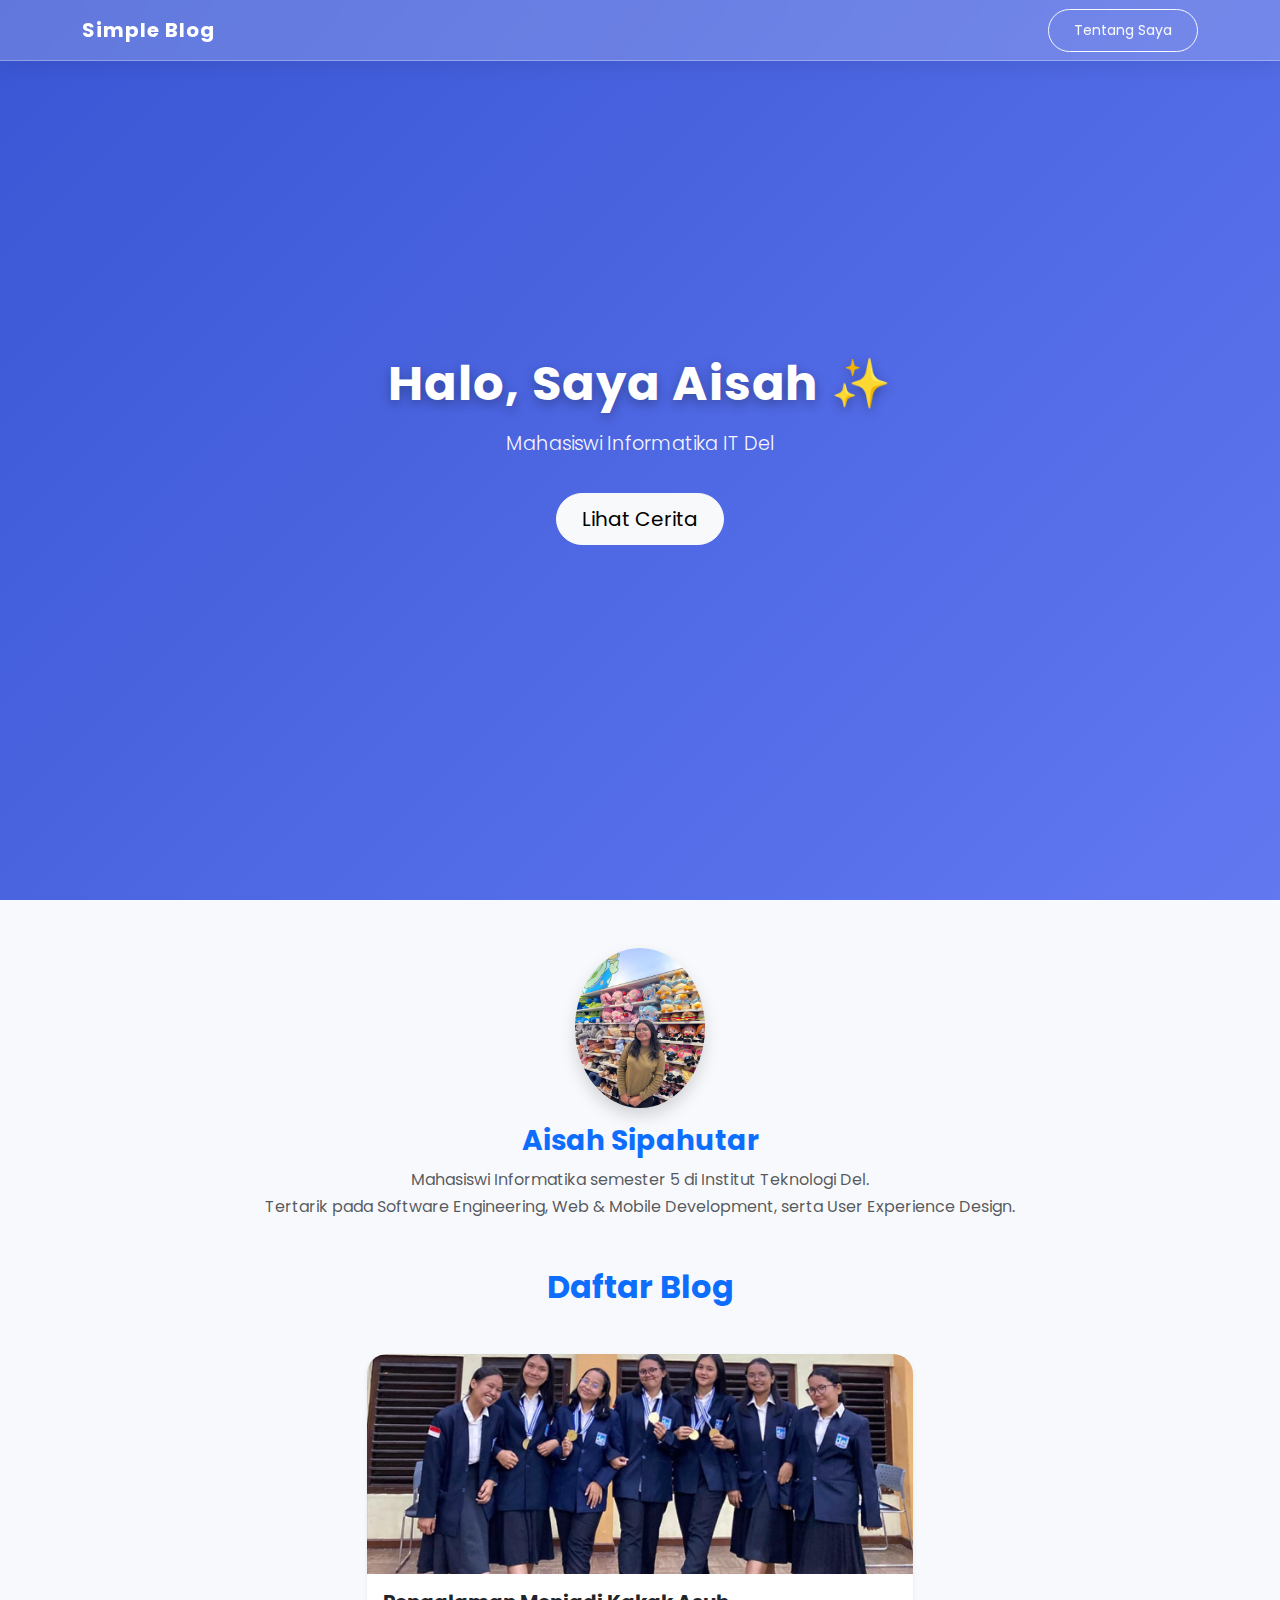
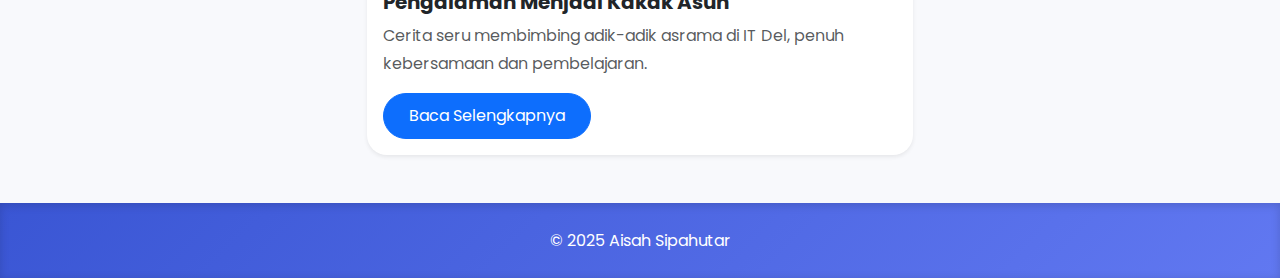
<file: index.html>
<!DOCTYPE html>
<html lang="id">
<head>
  <meta charset="UTF-8">
  <meta name="viewport" content="width=device-width, initial-scale=1.0">
  <title>Simple Blog - Aisah Sipahutar</title>
  <link href="https://cdn.jsdelivr.net/npm/bootstrap@5.3.3/dist/css/bootstrap.min.css" rel="stylesheet">
  <link rel="stylesheet" href="custom.css">
</head>
<body>
  <!-- Navbar -->
  <nav class="navbar navbar-expand-lg fixed-top glass-nav">
    <div class="container">
      <a class="navbar-brand fw-bold text-white" href="index.html">Simple Blog</a>
      <div>
        <a class="btn btn-outline-light btn-sm" href="about.html">Tentang Saya</a>
      </div>
    </div>
  </nav>

  <!-- Hero -->
  <header class="hero d-flex align-items-center text-center text-white">
    <div class="container">
      <h1 class="fw-bold display-4">Halo, Saya Aisah ✨</h1>
      <p class="lead mt-3">Mahasiswi Informatika IT Del</p>
      <a href="#blogs" class="btn btn-light btn-lg mt-3">Lihat Cerita</a>
    </div>
  </header>

  <!-- Profil Singkat -->
  <section class="container text-center my-5">
    <img src="img/me.jpg" class="rounded-circle shadow mb-3" alt="Foto Aisah Sipahutar" width="130" height="160">
    <h3 class="fw-bold text-primary">Aisah Sipahutar</h3>
    <p class="text-muted">Mahasiswi Informatika semester 5 di Institut Teknologi Del.<br>
       Tertarik pada Software Engineering, Web & Mobile Development, serta User Experience Design.</p>
  </section>

  <!-- Blog List -->
  <main class="container my-5" id="blogs">
    <h2 class="fw-bold text-center text-primary mb-5">Daftar Blog</h2>
    <div class="row g-4 justify-content-center">
      <div class="col-md-8 col-lg-6">
        <div class="card blog-card shadow-sm">
          <img src="img/kasuh.jpg" class="card-img-top" alt="Dormitory">
          <div class="card-body">
            <h5 class="card-title">Pengalaman Menjadi Kakak Asuh</h5>
            <p class="card-text text-muted">Cerita seru membimbing adik-adik asrama di IT Del, penuh kebersamaan dan pembelajaran.</p>
            <a href="detail.html" class="btn btn-primary">Baca Selengkapnya</a>
          </div>
        </div>
      </div>
    </div>
  </main>

  <!-- Footer -->
  <footer class="footer py-4 text-center text-white">
    <p class="mb-0">© 2025 Aisah Sipahutar</p>
  </footer>
</body>
</html>
</file>
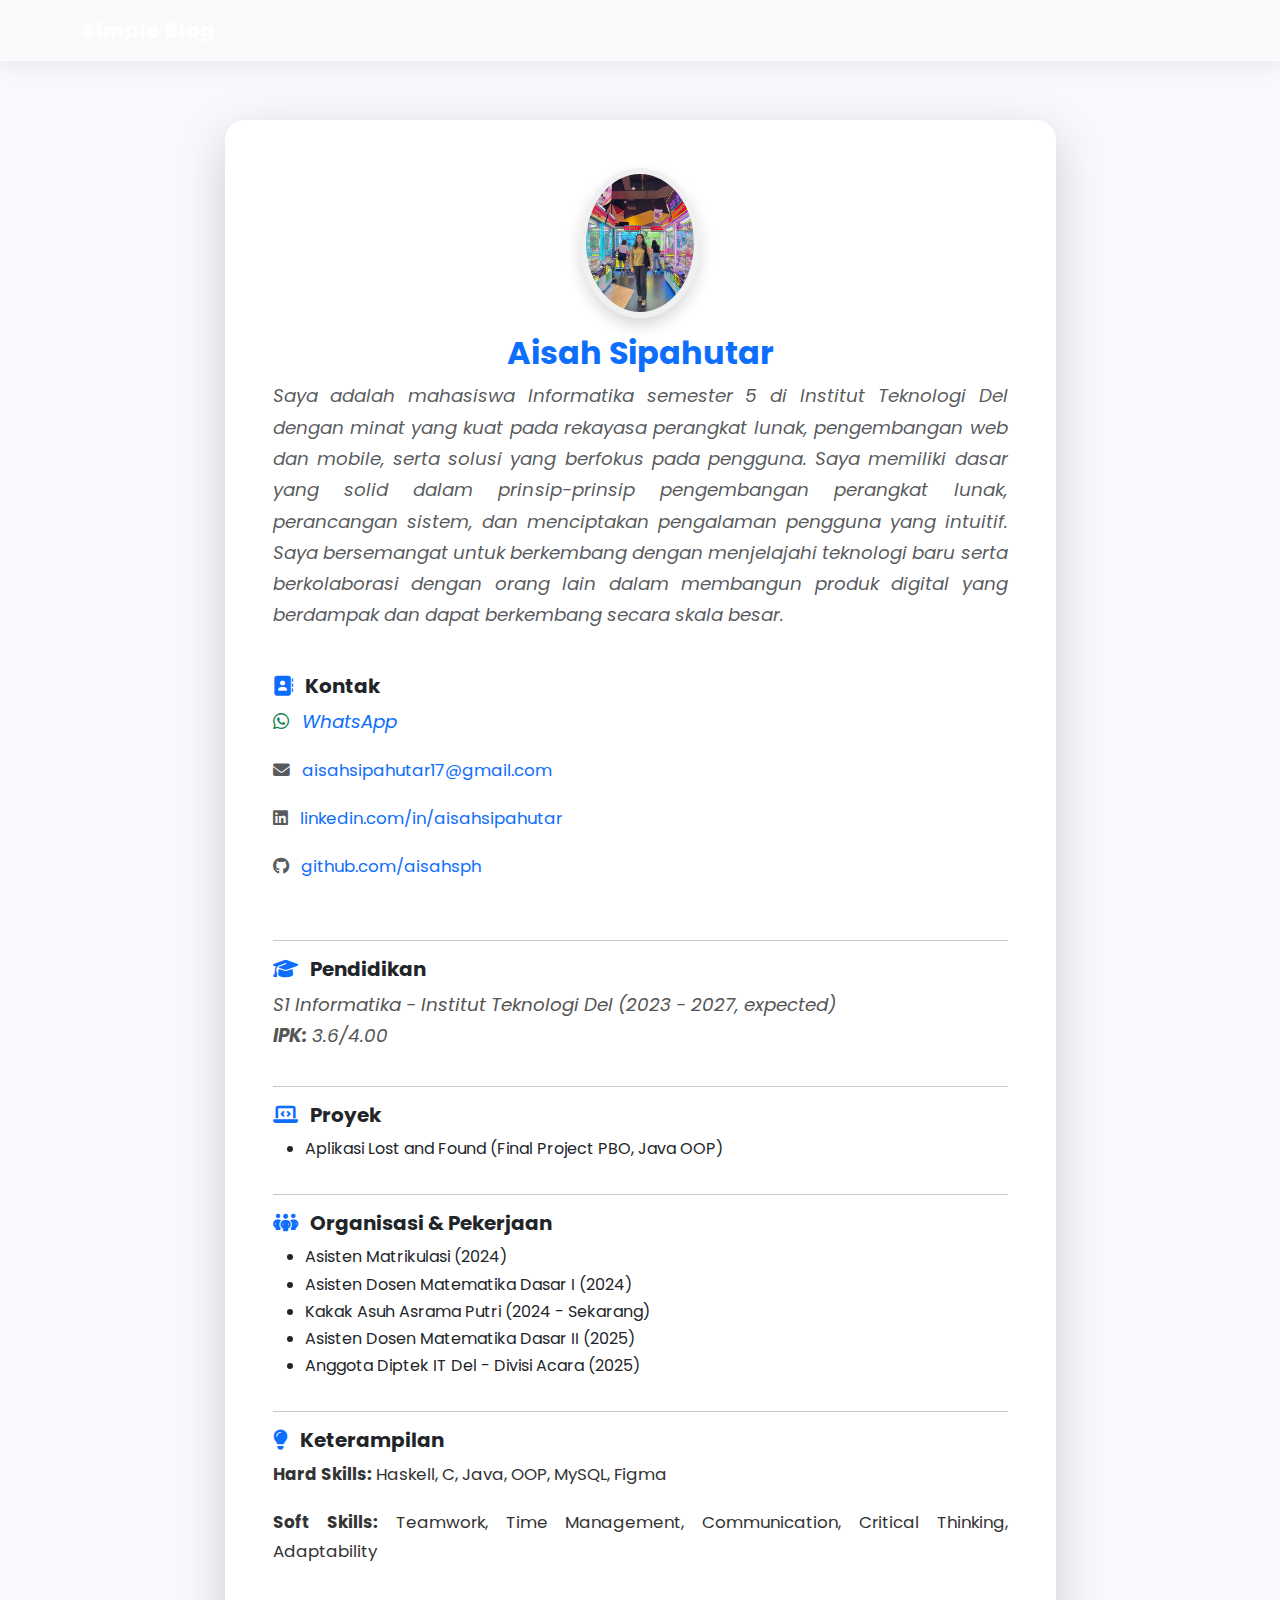
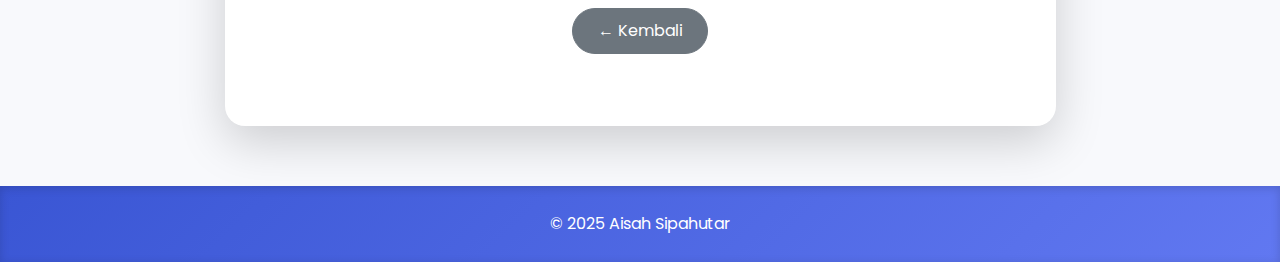
<file: about.html>
<!DOCTYPE html>
<html lang="id">
<head>
  <meta charset="UTF-8">
  <meta name="viewport" content="width=device-width, initial-scale=1.0">
  <title>Tentang Saya - Aisah Sipahutar</title>
  <link href="https://cdn.jsdelivr.net/npm/bootstrap@5.3.3/dist/css/bootstrap.min.css" rel="stylesheet">
  <link rel="stylesheet" href="custom.css">
  <link rel="stylesheet" href="https://cdnjs.cloudflare.com/ajax/libs/font-awesome/6.4.0/css/all.min.css">
</head>
<body>
  <!-- Navbar -->
  <nav class="navbar navbar-expand-lg fixed-top glass-nav">
    <div class="container">
      <a class="navbar-brand fw-bold text-white" href="index.html">Simple Blog</a>
    </div>
  </nav>

  <!-- Content -->
  <main class="container content-section">
    <div class="row justify-content-center">
      <div class="col-lg-9">
        <div class="card p-5 shadow-lg about-card">
          <!-- Foto Profil -->
          <div class="text-center mb-4">
            <img src="img/me1.jpg" class="rounded-circle shadow" alt="Aisah Sipahutar" width="120" height="150">
            <h2 class="fw-bold text-primary mt-3">Aisah Sipahutar</h2>
            <p class="text-muted">Saya adalah mahasiswa Informatika semester 5 di Institut Teknologi Del dengan 
                minat yang kuat pada rekayasa perangkat lunak, pengembangan web dan mobile, serta solusi yang 
                berfokus pada pengguna. Saya memiliki dasar yang solid dalam prinsip-prinsip pengembangan perangkat 
                lunak, perancangan sistem, dan menciptakan pengalaman pengguna yang intuitif. Saya bersemangat 
                untuk berkembang dengan menjelajahi teknologi baru serta berkolaborasi dengan orang lain dalam 
                membangun produk digital yang berdampak dan dapat berkembang secara skala besar.</p>
          </div>

          <!-- Kontak -->
          <div class="mb-4">
            <h5 class="fw-bold"><i class="fa-solid fa-address-book me-2 text-primary"></i> Kontak</h5>
  <p>
    <i class="fa-brands fa-whatsapp me-2 text-success"></i>
    <a href="https://wa.me/6282166164693" target="_blank">WhatsApp</a>
  </p>
<p>
  <i class="fa-solid fa-envelope me-2 text-muted"></i>
  <a href="mailto:aisahsipahutar17@gmail.com">aisahsipahutar17@gmail.com</a>
</p>

            <p><i class="fa-brands fa-linkedin me-2 text-muted"></i>
              <a href="https://www.linkedin.com/in/aisahsipahutar" target="_blank">linkedin.com/in/aisahsipahutar</a></p>
            <p><i class="fa-brands fa-github me-2 text-muted"></i>
              <a href="https://github.com/aisahsph" target="_blank">github.com/aisahsph</a></p>
          </div>

          <hr>

          <!-- Pendidikan -->
          <h5 class="fw-bold"><i class="fa-solid fa-graduation-cap me-2 text-primary"></i> Pendidikan</h5>
          <p>S1 Informatika - Institut Teknologi Del (2023 - 2027, expected)<br><strong>IPK:</strong> 3.6/4.00</p>

          <hr>

          <!-- Pengalaman Proyek -->
          <h5 class="fw-bold"><i class="fa-solid fa-laptop-code me-2 text-primary"></i> Proyek</h5>
          <ul>
            <li>Aplikasi Lost and Found (Final Project PBO, Java OOP)</li>
          </ul>

          <hr>

          <!-- Pengalaman Organisasi & Kerja -->
          <h5 class="fw-bold"><i class="fa-solid fa-people-group me-2 text-primary"></i> Organisasi & Pekerjaan</h5>
          <ul>
            <li>Asisten Matrikulasi (2024)</li>
            <li>Asisten Dosen Matematika Dasar I (2024)</li>
            <li>Kakak Asuh Asrama Putri (2024 - Sekarang)</li>
            <li>Asisten Dosen Matematika Dasar II (2025)</li>
            <li>Anggota Diptek IT Del - Divisi Acara (2025)</li>
          </ul>

          <hr>

          <!-- Skills -->
          <h5 class="fw-bold"><i class="fa-solid fa-lightbulb me-2 text-primary"></i> Keterampilan</h5>
          <p><strong>Hard Skills:</strong> Haskell, C, Java, OOP, MySQL, Figma</p>
          <p><strong>Soft Skills:</strong> Teamwork, Time Management, Communication, Critical Thinking, Adaptability</p>

          <!-- Tombol Kembali -->
          <div class="text-center mt-4">
      <a href="index.html" class="btn btn-secondary mb-4">← Kembali</a>
          </div>
        </div>
      </div>
    </div>
  </main>

  <!-- Footer -->
  <footer class="footer py-4 text-center text-white">
    <p class="mb-0">© 2025 Aisah Sipahutar</p>
  </footer>
</body>
</html>
</file>
<file: custom.css>
/* ==== GLOBAL ==== */
@import url('https://fonts.googleapis.com/css2?family=Poppins:wght@300;400;600;700&display=swap');

body {
  font-family: 'Poppins', sans-serif;
  background: #f8f9fc;
  color: #2c2c2c;
  line-height: 1.7;
}

h1, h2, h3, h4, h5 {
  font-weight: 700;
}

a {
  text-decoration: none;
  transition: all 0.3s ease-in-out;
}

a:hover {
  opacity: 0.85;
}

/* Animasi Fade-in */
.fade-in {
  animation: fadeIn 1s ease-in-out;
}
@keyframes fadeIn {
  from { opacity: 0; transform: translateY(15px); }
  to { opacity: 1; transform: translateY(0); }
}

/* ==== NAVBAR ==== */
.glass-nav {
  background: rgba(255, 255, 255, 0.2);
  backdrop-filter: blur(15px);
  border-bottom: 1px solid rgba(255,255,255,0.3);
  box-shadow: 0 4px 20px rgba(0,0,0,0.08);
}

.navbar-brand {
  font-weight: 700;
  letter-spacing: 1px;
  color: #fff !important;
}

/* ==== HERO ==== */
.hero {
  height: 100vh;
  background: linear-gradient(135deg, #3a56d4, #6178f1);
  color: #fff;
  display: flex;
  align-items: center;
  justify-content: center;
  text-align: center;
  padding: 0 15px;
}

.hero h1 {
  font-size: 3rem;
  font-weight: 700;
  letter-spacing: 1.5px;
  text-shadow: 0 4px 12px rgba(0,0,0,0.3);
}

.hero p {
  font-size: 1.2rem;
  opacity: 0.95;
}

/* ==== BUTTON ==== */
.btn {
  border-radius: 30px;
  padding: 10px 25px;
  transition: all 0.3s ease-in-out;
}

.btn:hover {
  transform: scale(1.07);
  box-shadow: 0 8px 18px rgba(0,0,0,0.2);
}

/* ==== BLOG CARD ==== */
.blog-card {
  border-radius: 20px;
  overflow: hidden;
  transition: all 0.3s ease-in-out;
  border: none;
  background: #fff;
}

.blog-card img {
  height: 220px;
  object-fit: cover;
}

.blog-card:hover {
  transform: translateY(-10px) scale(1.02);
  box-shadow: 0 15px 30px rgba(0,0,0,0.15);
}

/* ==== ABOUT CARD ==== */
.about-card {
  border-radius: 20px;
  border: none;
  background: #fff;
  box-shadow: 0 8px 20px rgba(0,0,0,0.08);
}

.about-card img {
  border: 6px solid #f0f0f0;
  transition: transform 0.3s;
}

.about-card img:hover {
  transform: scale(1.05);
}

/* ==== CONTENT ==== */
.content-section {
  padding-top: 120px;
  padding-bottom: 60px;
}

.content-section p {
  text-align: justify;
  font-size: 1.05rem;
  margin-bottom: 1.2rem;
  color: #333;
}

.content-section p:first-of-type {
  font-size: 1.15rem;
  font-style: italic;
  color: #555;
}

/* ==== GALLERY ==== */
.gallery img {
  width: 200px;
  height: 140px;
  object-fit: cover;
  border-radius: 12px;
  margin: 8px;
  transition: transform 0.3s, box-shadow 0.3s;
}

.gallery img:hover {
  transform: scale(1.07);
  box-shadow: 0 10px 18px rgba(0,0,0,0.2);
}

/* ==== FOOTER ==== */
.footer {
  background: linear-gradient(135deg, #3a56d4, #6178f1);
  color: #fff;
  box-shadow: inset 0 2px 10px rgba(0,0,0,0.15);
}
</file>
